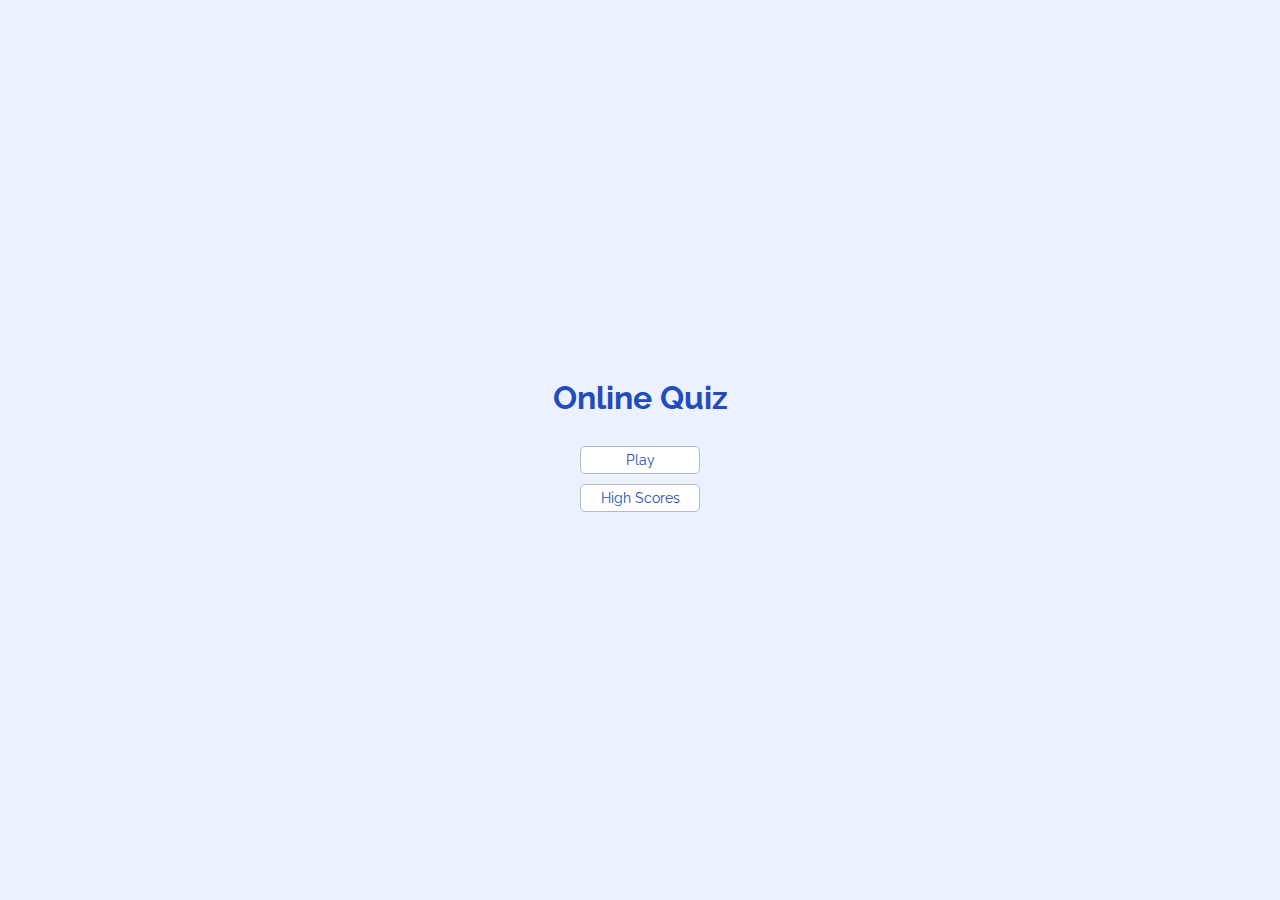
<file: index.html>
<!DOCTYPE html>
<html lang="en">
<head>
    <meta charset="UTF-8">
    <meta http-equiv="X-UA-Compatible" content="IE=edge">
    <meta name="viewport" content="width=device-width, initial-scale=1.0">
    <meta name="description" content="Online quiz website with the multiple-choice test for testing general knowledge">
    <meta name="keywords" content="online quiz, the multiple-choice test, test general knowledge">

    <!-- GOOGLE FONTS -->
    <link href="https://fonts.googleapis.com/css2?family=Raleway:wght@400;700&display=swap" rel="stylesheet">
    
    <!-- STYLESHEET -->
    <link rel="stylesheet" href="assets/css/style.css">

    <!-- FAVICON -->
    <link rel='icon' type='image/x-icon' href='assets/images/favicon.ico'/>
    
    <title>Online Quiz</title>
</head>

<body>
    <div class="container">
        <div id="home" class="content">
            <h1>Online Quiz</h1>
            <a class="btn" href="play.html">Play</a>
            <a class="btn" href="highscores.html">High Scores</a>
        </div>
    </div>
</body>

</html>
</file>
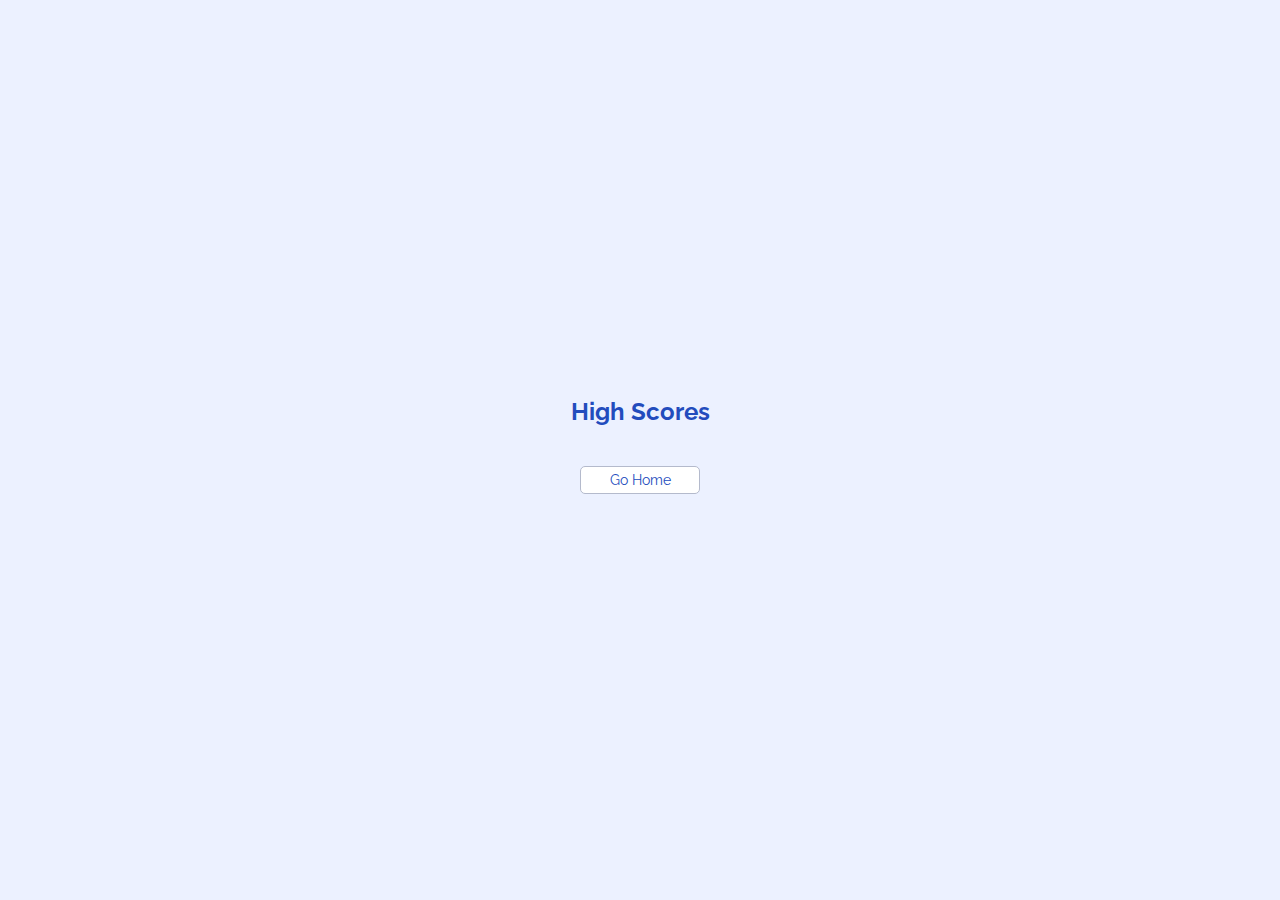
<file: highscores.html>
<!DOCTYPE html>
<html lang="en">
<head>
    <meta charset="UTF-8">
    <meta http-equiv="X-UA-Compatible" content="IE=edge">
    <meta name="viewport" content="width=device-width, initial-scale=1.0">
    <meta name="description" content="Online quiz website with the multiple-choice test for testing general knowledge">
    <meta name="keywords" content="online quiz, the multiple-choice test, test general knowledge">

    <!-- GOOGLE FONTS -->
    <link href="https://fonts.googleapis.com/css2?family=Raleway:wght@400;700&display=swap" rel="stylesheet">
    
    <!-- STYLESHEET -->
    <link rel="stylesheet" href="assets/css/style.css">
    
    <!-- FAVICON -->
    <link rel='icon' type='image/x-icon' href='assets/images/favicon.ico'/>
    
    <title>Online Quiz</title>
</head>

<body>
    <div class="container">
        <div id="high-scores" class="content">
            <h2>High Scores</h2>
            <ul id="higher-scores-list"></ul>
            <a class="btn" href="index.html">Go Home</a>
        </div>
    </div>

    <!-- JAVASCRIPT -->
    <script src="assets/js/highscores.js"></script>
</body>

</html>
</file>
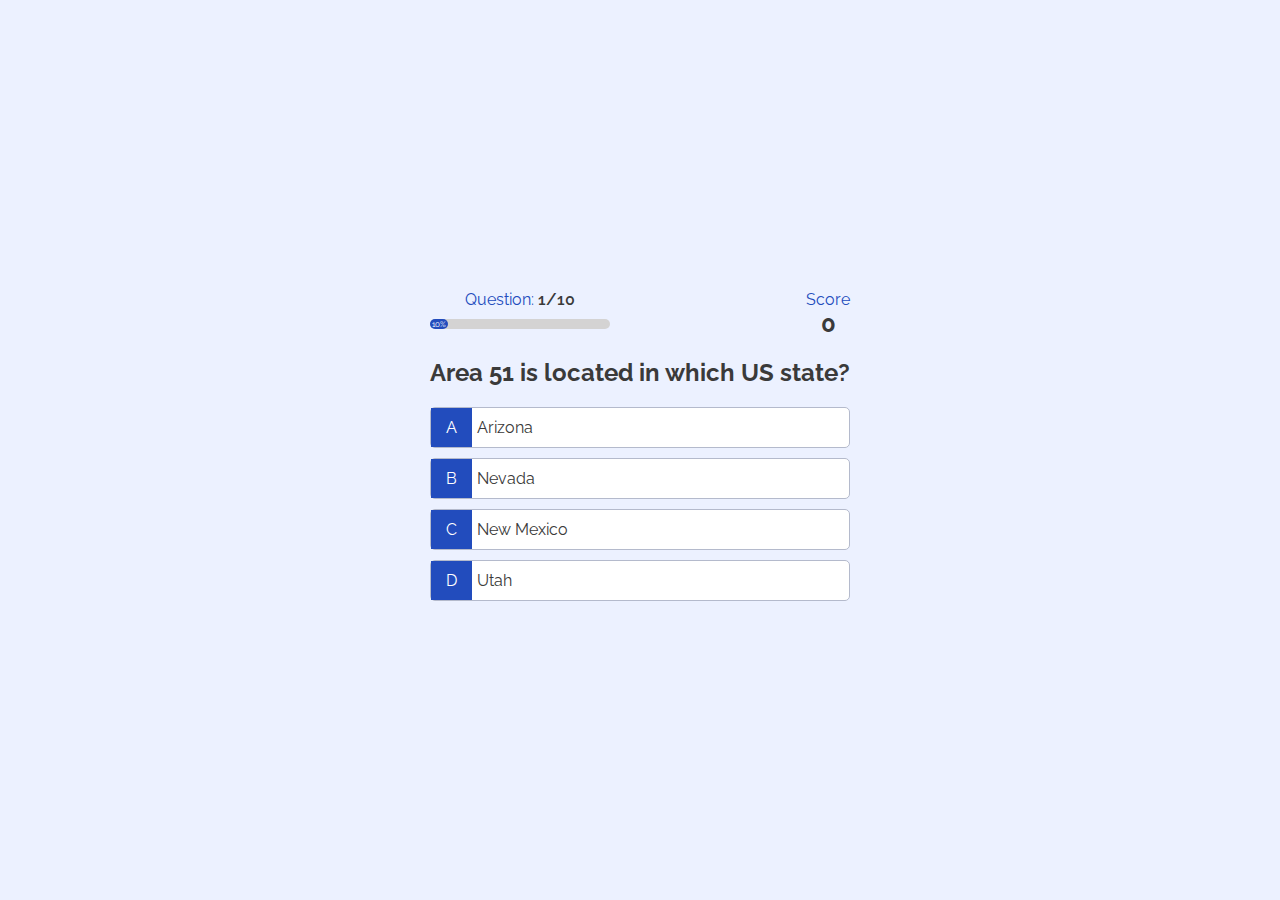
<file: play.html>
<!DOCTYPE html>
<html lang="en">
<head>
    <meta charset="UTF-8">
    <meta http-equiv="X-UA-Compatible" content="IE=edge">
    <meta name="viewport" content="width=device-width, initial-scale=1.0">
    <meta name="description" content="Online quiz website with the multiple-choice test for testing general knowledge">
    <meta name="keywords" content="online quiz, the multiple-choice test, test general knowledge">

    <!-- GOOGLE FONTS -->
    <link href="https://fonts.googleapis.com/css2?family=Raleway:wght@400;700&display=swap" rel="stylesheet">
    
    <!-- STYLESHEET -->
    <link rel="stylesheet" href="assets/css/style.css">

    <!-- FAVICON -->
    <link rel='icon' type='image/x-icon' href='assets/images/favicon.ico'/>
    
    <title>Online Quiz</title>
</head>

<body>
    <div class="container">
        <div id="play" class="content">
            <div id="huddle">
                <div class="huddle-item">
                    <p class="huddle-label" >
                        Question:
                        <span id="questionCounter"></span>
                    </p>
                    <div class="progress-bar">
                        <div class="progress-bar-full" id="progressBarFull"></div>
                    </div>
                </div>
                <div class="huddle-item">
                    <p class="huddle-label">
                        Score
                    </p>
                    <h2 class="huddle-text" id="score">
                        0
                    </h2>
                </div>
            </div>
            <h2 id="question">Answer to the question</h2>
            <div class="answer-container">
                <p class="answer-prefix">A</p>
                <p class="answer-text">Answer 1</p>
            </div>
            <div class="answer-container">
                <p class="answer-prefix">B</p>
                <p class="answer-text">Answer 2</p>
            </div>
            <div class="answer-container">
                <p class="answer-prefix">C</p>
                <p class="answer-text">Answer 3</p>
            </div>
            <div class="answer-container">
                <p class="answer-prefix">D</p>
                <p class="answer-text">Answer 4</p>
            </div>
        </div>
    </div>

    <!-- JAVASCRIPT -->
    <script src="assets/js/play.js"></script>
</body>

</html>
</file>
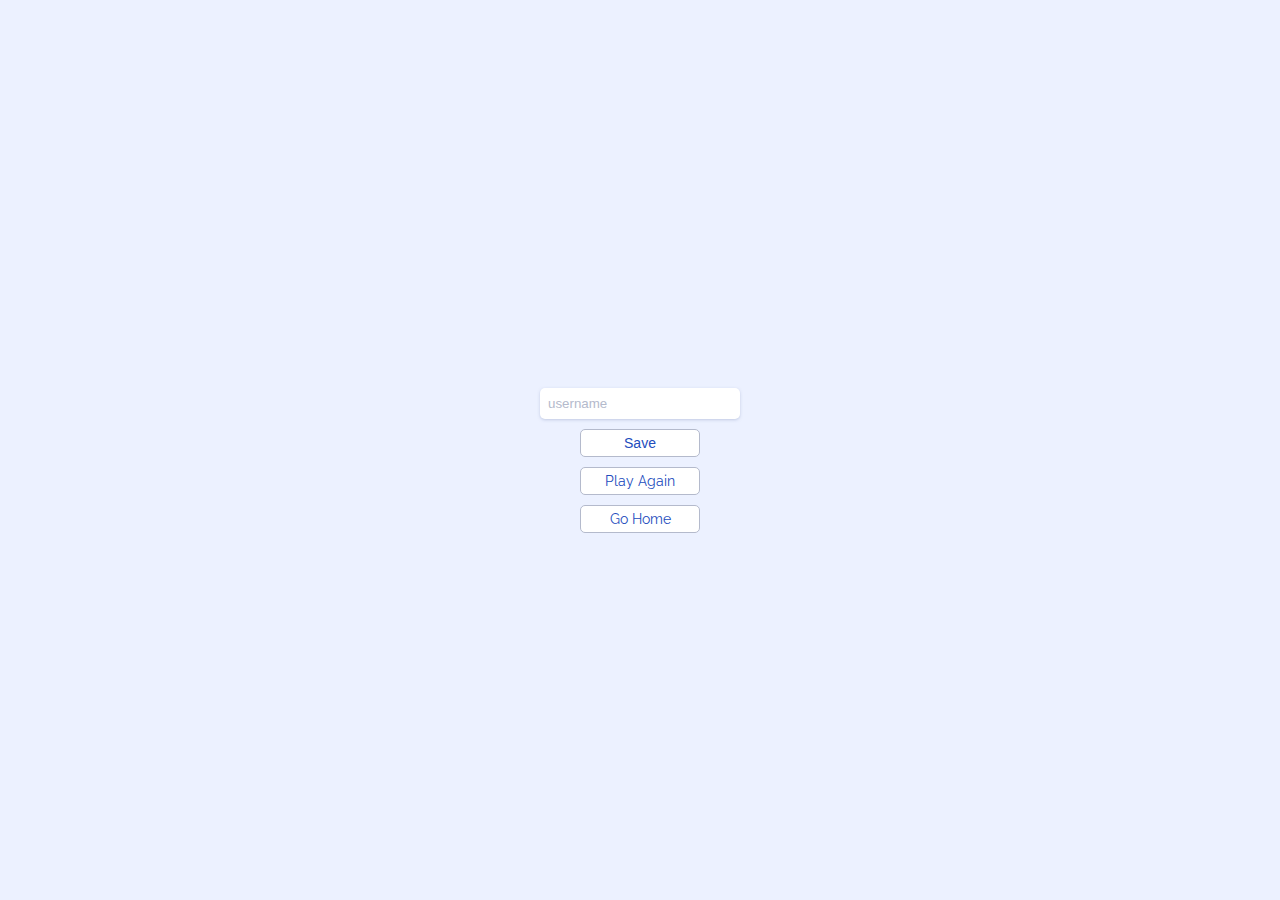
<file: submit.html>
<!DOCTYPE html>
<html lang="en">
<head>
    <meta charset="UTF-8">
    <meta http-equiv="X-UA-Compatible" content="IE=edge">
    <meta name="viewport" content="width=device-width, initial-scale=1.0">
    <meta name="description" content="Online quiz website with the multiple-choice test for testing general knowledge">
    <meta name="keywords" content="online quiz, the multiple-choice test, test general knowledge">

    <!-- GOOGLE FONTS -->
    <link href="https://fonts.googleapis.com/css2?family=Raleway:wght@400;700&display=swap" rel="stylesheet">
    
    <!-- STYLESHEET -->
    <link rel="stylesheet" href="assets/css/style.css">

    <!-- FAVICON -->
    <link rel='icon' type='image/x-icon' href='assets/images/favicon.ico'/>
    
    <title>Online Quiz</title>
</head>

<body>
    <div class="container">
        <div id="submit" class="content">
            <h1 id="current-final-score">0</h1>
            <form id="form">
                <input type="text" name="username" id="username" placeholder="username" aria-label="Username" required/>
                <button type="submit" class="btn" id="save-btn">Save</button>
            </form>
            <a class="btn" href="play.html">Play Again</a>
            <a class="btn" href="index.html">Go Home</a>
        </div>
    </div>

    <!-- JAVASCRIPT -->
    <script src="assets/js/submit.js"></script>
</body>

</html>
</file>
<file: assets/css/style.css>
/* RESET */
* {
    margin: 0;
    padding: 0;
    box-sizing: border-box;
}

/* COMMON */
body {
    background-color: #ecf1ff;
    font-family: 'Raleway', sans-serif;
    color: #224cbd;
}

/* a */
a {
    text-decoration: none;
    display: inline-block;
}

h1 {
    font-weight: 700;
    margin-bottom: 30px;
}

/* UTILITIES */
.container {
    width: 100%;
    height: 100vh;
    display: flex;
    justify-content: center;
    align-items: center;
    max-width: 900px;
    margin: 0 auto;
    padding: 20px;
}

.content {
    display: flex;
    flex-direction: column;
    justify-content: center;
    align-items: center;
}

/* BUTTON */
.btn {
    width: 120px;
    background-color: #fff;
    padding: 5px 0;
    text-align: center;
    margin-bottom: 10px;
    border: 1px solid #b4bacc ;
    font-size: 14px;
    border-radius: 5px;
    color: inherit;
}

.btn:hover {
    box-shadow: 0 2px 2px 0 rgb(151, 165, 202, 0.5);
    transform: translateY(-2px);
    transition: transform 200ms;
}

/* PLAY PAGE */

h2 {
    color: #3a3a3a;
    margin-bottom: 20px;
    max-width: 600px;
}

.answer-container {
    display: flex;
    align-items: center;
    width: 100%;
    max-width: 600px;
    background-color: #fff;
    margin-bottom: 10px;
    border: 1px solid #b4bacc ;
    border-radius: 5px;
    cursor: pointer;
}

.answer-container:hover {
    box-shadow: 0 2px 2px 0 rgb(151, 165, 202, 0.5);
    transform: translateY(-2px);
    transition: transform 200ms;
}

.answer-prefix {
    padding: 10px 15px;
    background-color: #224cbd;
    color: #fff;
}

.answer-text {
    width: 100%;
    color: #3a3a3a;
    padding-left: 5px;
}

/* HEADS UP DISPLAY */
#huddle {
    width: 100%;
    max-width: 600px;
    display: flex;
    justify-content: space-between;
    
}

.huddle-label,
.huddle-text {
    text-align: center;
}

#questionCounter {
    color: #3a3a3a;
    font-weight: 600;
}

.progress-bar {
    width: 180px;
    height: 10px;
    background-color: #d4d3d3;
    border-radius: 5px;
    margin-top: 10px;
}

.progress-bar-full {
    width: 0%;
    height: 100%;
    background-color: #224cbd;
    border-radius: 5px;
    margin-top: 10px;
    font-size: 8px;
    color: #fff;
    text-align: right;
    padding-right: 2px;
    line-height: 10px;
}

.correct {
    background-color: #b0d689;
}

.incorrect {
    background-color: #d86666;
}

/* SUBMIT PAGE */

form {
    width: 100%;
    display: flex;
    flex-direction: column;
    align-items: center;
}

input {
    margin-bottom: 10px;
    width: 200px;
    padding: 8px;
    border: none;
    border-radius: 5px;
    box-shadow: 0 1px 3px 0 rgb(151, 165, 202, 0.5);
}

input::placeholder {
    color: #b4bacc;
}

/* HIGH SCORES PAGE */

#high-scores h2 {
    color: #224cbd;
}

ul {
    list-style-type: none;
    margin-bottom: 20px;
    text-align: center;
}

#higher-scores-list li {
    padding: 5px;
    color: #3a3a3a;
    font-size: 16px;
}

#higher-scores-list li:hover{
    font-size: 18px;
    font-weight: 600;
}
</file>
